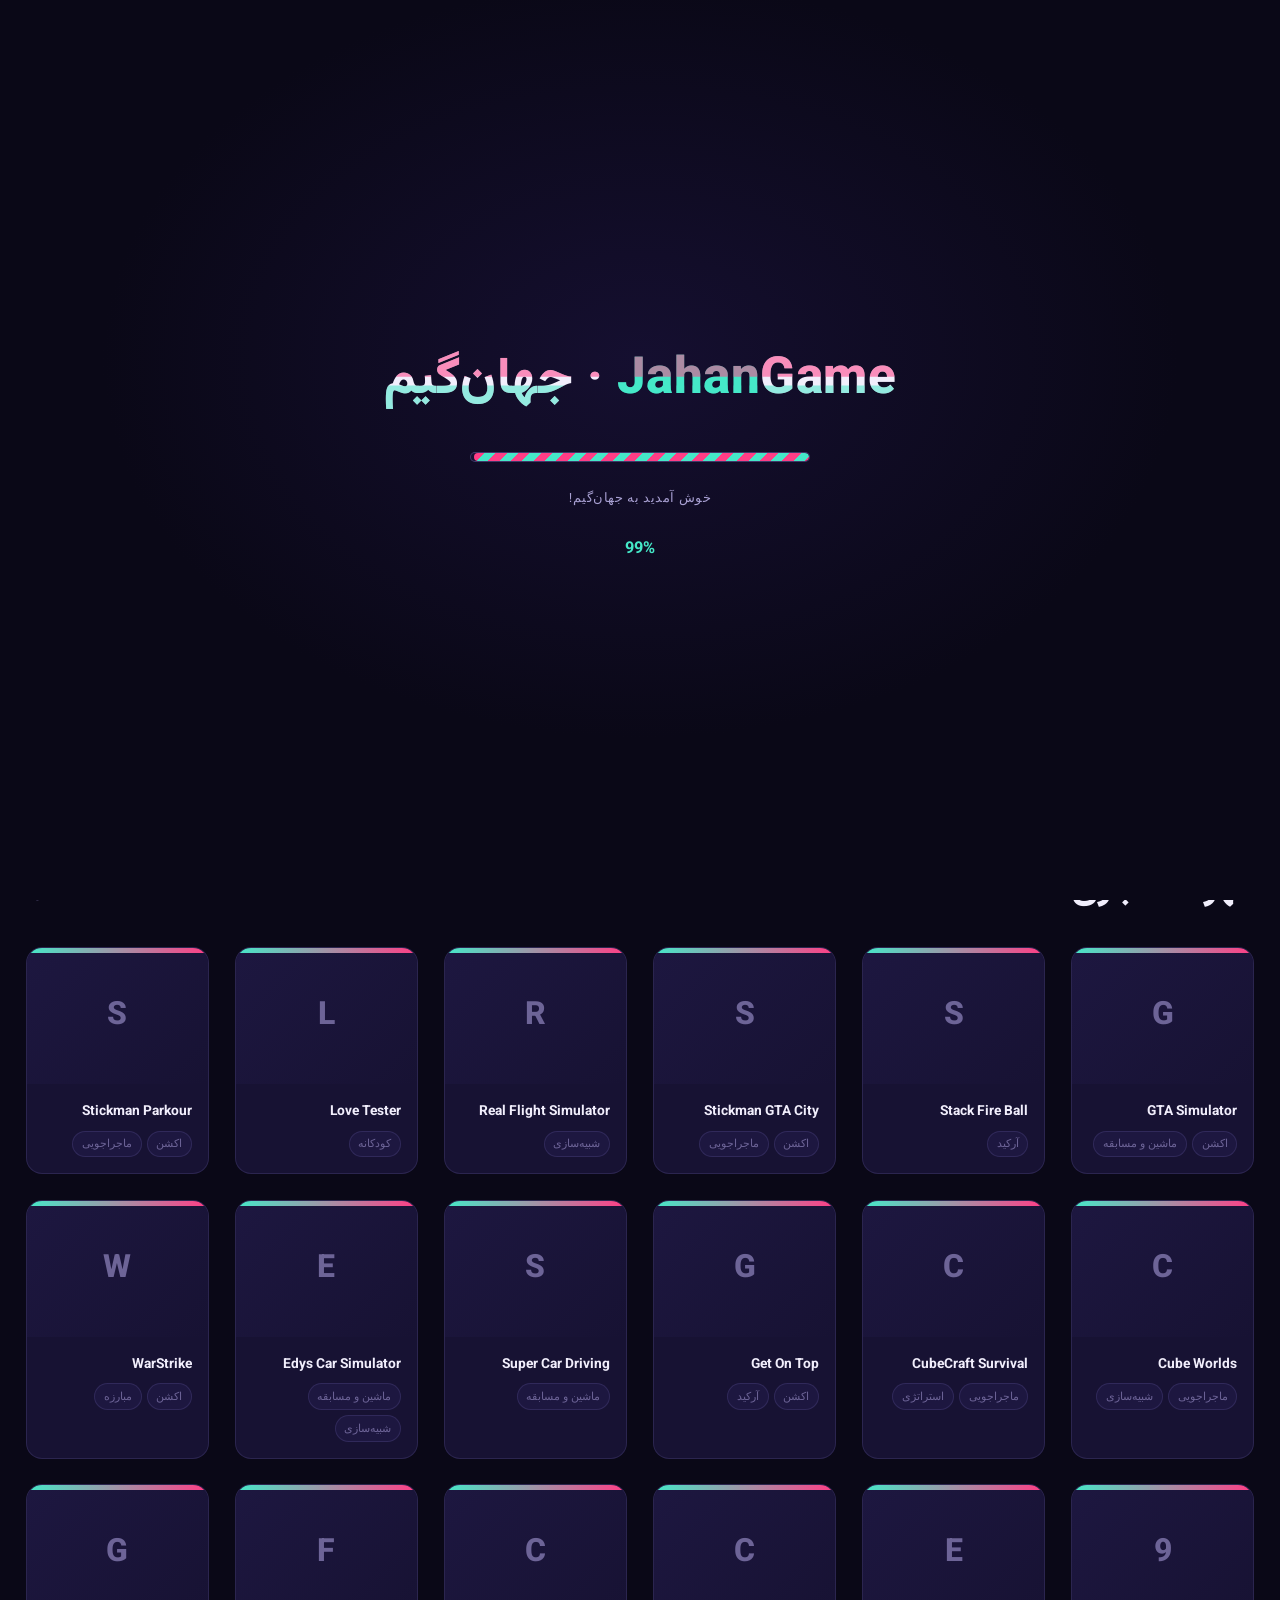
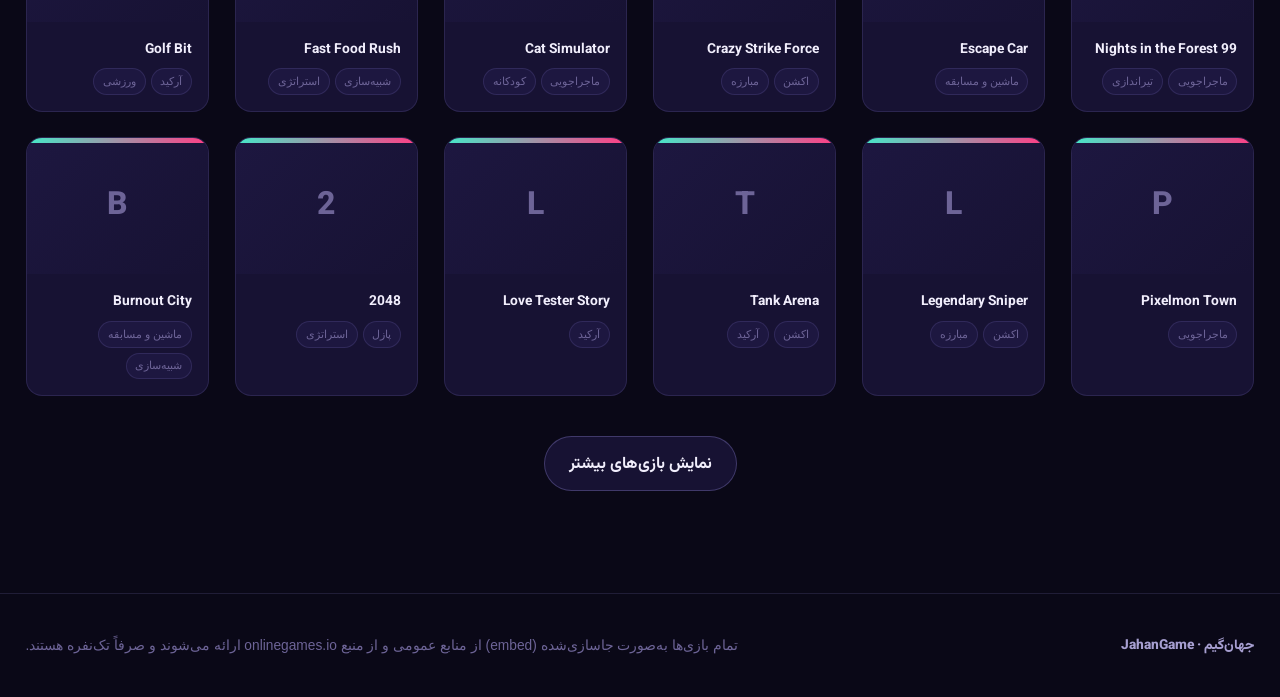
<file: index.html>
<!DOCTYPE html>
<html lang="fa" dir="rtl">
<head>
<meta charset="UTF-8">
<meta name="viewport" content="width=device-width, initial-scale=1, viewport-fit=cover">
<title>جهان‌گیم | JahanGame — بازی‌های آنلاین رایگان بدون نصب</title>
<meta name="description" content="جهان‌گیم: صدها بازی آنلاین رایگان، بدون نیاز به نصب، مستقیم داخل مرورگر. اکشن، ماشین‌سواری، استراتژی، پازل و بیشتر.">
<link rel="icon" href="data:image/svg+xml,<svg xmlns=%22http://www.w3.org/2000/svg%22 viewBox=%220 0 100 100%22><rect width=%22100%22 height=%22100%22 rx=%2222%22 fill=%22%2345e8c8%22/><text x=%2250%22 y=%2268%22 font-size=%2258%22 text-anchor=%22middle%22>🎮</text></svg>">
<link rel="preconnect" href="https://fonts.googleapis.com">
<link rel="preconnect" href="https://fonts.gstatic.com" crossorigin>
<link href="https://fonts.googleapis.com/css2?family=Vazirmatn:wght@100..900&display=swap" rel="stylesheet">
<link rel="stylesheet" href="assets/css/style.css">
</head>
<body>

<!-- صفحه بارگذاری بوت‌سکانس -->
<div id="boot-screen">
  <div class="boot-logo"><span>Jahan</span>Game · جهان‌گیم</div>
  <div class="boot-bar"><div class="boot-bar-fill" id="boot-fill"></div></div>
  <div class="boot-status" id="boot-status">در حال آماده‌سازی...</div>
  <div class="boot-pct" id="boot-pct">0%</div>
</div>

<div class="scanline-overlay" aria-hidden="true"></div>
<div class="vignette" aria-hidden="true"></div>

<header class="site-header">
  <div class="container header-inner">
    <a href="index.html" class="brand">
      <span class="brand-badge">🎮</span>
      <span class="brand-name">جهان‌<b>گیم</b></span>
    </a>
    <div class="nav-search">
      <svg width="18" height="18" viewBox="0 0 24 24" fill="none" stroke="currentColor" stroke-width="2"><circle cx="11" cy="11" r="7"/><path d="m21 21-4.3-4.3"/></svg>
      <input id="search-input" type="search" placeholder="جستجوی نام بازی...">
    </div>
    <div class="header-actions">
      <button class="icon-btn mobile-only" id="mobile-search-toggle" aria-label="جستجو">
        <svg width="18" height="18" viewBox="0 0 24 24" fill="none" stroke="currentColor" stroke-width="2"><circle cx="11" cy="11" r="7"/><path d="m21 21-4.3-4.3"/></svg>
      </button>
    </div>
  </div>
  <div class="mobile-search-bar" id="mobile-search-bar">
    <svg width="18" height="18" viewBox="0 0 24 24" fill="none" stroke="currentColor" stroke-width="2"><circle cx="11" cy="11" r="7"/><path d="m21 21-4.3-4.3"/></svg>
    <input id="search-input-mobile" type="search" placeholder="جستجوی نام بازی...">
  </div>
</header>

<main>
  <section class="hero">
    <canvas id="particle-canvas" aria-hidden="true"></canvas>
    <div class="container hero-inner">
      <span class="eyebrow"><span class="dot"></span> بدون نصب، بدون حساب کاربری، فقط بازی</span>
      <h1>هزاران دقیقه سرگرمی، <span class="accent">یک کلیک</span> تا شروع بازی</h1>
      <p class="lead">جهان‌گیم مجموعه‌ای از بهترین بازی‌های آنلاین تک‌نفره است؛ از اکشن و ماشین‌سواری گرفته تا استراتژی و پازل. مستقیم داخل مرورگرت بازی کن، بدون دانلود و بدون بازی‌های چندنفره‌ی شلوغ.</p>
      <div class="hero-cta">
        <button class="btn btn-primary" id="scroll-to-games">
          <svg width="18" height="18" viewBox="0 0 24 24" fill="none"><path d="M6 4.5v15l14-7.5-14-7.5z" fill="currentColor"/></svg>
          شروع بازی
        </button>
        <a class="btn btn-ghost" href="#games-section">مشاهده همه ژانرها</a>
      </div>
      <div class="hero-stats">
        <div class="stat"><b id="stat-total">0</b><span>بازی آماده‌ی اجرا</span></div>
        <div class="stat"><b id="stat-genres">0</b><span>ژانر متنوع</span></div>
        <div class="stat"><b>0<span class="unit">ثانیه</span></b><span>زمان نصب لازم</span></div>
      </div>
    </div>
  </section>

  <div class="filters">
    <div class="container">
      <div class="chip-row" id="genre-chips" role="tablist" aria-label="فیلتر ژانر بازی"></div>
    </div>
  </div>

  <div class="container" id="games-section">
    <div class="section-head">
      <h2>فهرست بازی‌ها</h2>
      <span class="sub" id="result-count">0 بازی</span>
    </div>

    <div class="game-grid" id="game-grid"></div>

    <p class="empty-state" id="empty-state" hidden>هیچ بازی‌ای با این مشخصات پیدا نشد؛ کلمه‌ی دیگری را امتحان کن یا فیلتر را تغییر بده.</p>

    <div class="loadmore-wrap" id="loadmore-wrap" hidden>
      <button class="btn btn-ghost btn-loadmore" id="loadmore-btn">نمایش بازی‌های بیشتر</button>
    </div>
  </div>
</main>

<footer class="site-footer">
  <div class="container footer-inner">
    <div class="footer-brand">جهان‌گیم · JahanGame</div>
    <div>تمام بازی‌ها به‌صورت جاسازی‌شده (embed) از منابع عمومی و از منبع onlinegames.io ارائه می‌شوند و صرفاً تک‌نفره هستند.</div>
  </div>
</footer>

<script src="assets/js/games-data.js"></script>
<script src="assets/js/common.js"></script>
<script src="assets/js/main.js"></script>
</body>
</html>
</file>
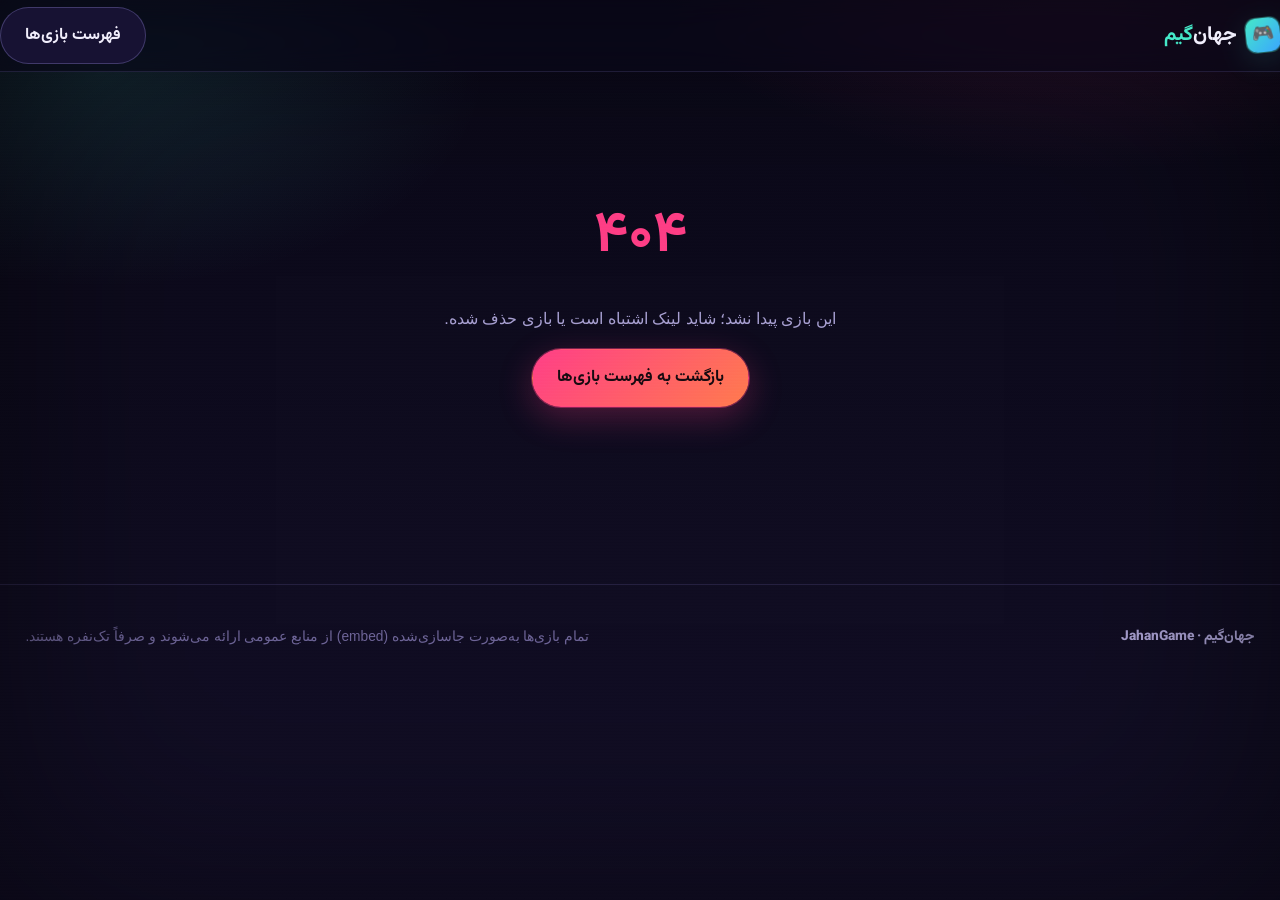
<file: game.html>
<!DOCTYPE html>
<html lang="fa" dir="rtl">
<head>
<meta charset="UTF-8">
<meta name="viewport" content="width=device-width, initial-scale=1, viewport-fit=cover">
<title>بازی آنلاین | جهان‌گیم</title>
<meta name="description" content="این بازی را به‌صورت رایگان و آنلاین در جهان‌گیم اجرا کن.">
<link rel="icon" href="data:image/svg+xml,<svg xmlns=%22http://www.w3.org/2000/svg%22 viewBox=%220 0 100 100%22><rect width=%22100%22 height=%22100%22 rx=%2222%22 fill=%22%2345e8c8%22/><text x=%2250%22 y=%2268%22 font-size=%2258%22 text-anchor=%22middle%22>🎮</text></svg>">
<link rel="preconnect" href="https://fonts.googleapis.com">
<link rel="preconnect" href="https://fonts.gstatic.com" crossorigin>
<link href="https://fonts.googleapis.com/css2?family=Vazirmatn:wght@100..900&display=swap" rel="stylesheet">
<link rel="stylesheet" href="assets/css/style.css">
</head>
<body>

<div id="boot-screen">
  <div class="boot-logo"><span>Jahan</span>Game · جهان‌گیم</div>
  <div class="boot-bar"><div class="boot-bar-fill" id="boot-fill"></div></div>
  <div class="boot-status" id="boot-status">در حال آماده‌سازی...</div>
  <div class="boot-pct" id="boot-pct">0%</div>
</div>

<div class="scanline-overlay" aria-hidden="true"></div>
<div class="vignette" aria-hidden="true"></div>

<header class="site-header">
  <div class="container header-inner">
    <a href="index.html" class="brand">
      <span class="brand-badge">🎮</span>
      <span class="brand-name">جهان‌<b>گیم</b></span>
    </a>
    <div class="header-actions">
      <a class="btn btn-ghost desktop-only" href="index.html">فهرست بازی‌ها</a>
    </div>
  </div>
</header>

<main>
  <div id="game-root">
    <div class="container game-page-head">
      <nav class="breadcrumb">
        <a href="index.html">جهان‌گیم</a> <span>/</span> <span id="breadcrumb-title">بازی</span>
      </nav>
      <div class="game-title-row">
        <h1 id="game-title">در حال بارگذاری...</h1>
        <div class="game-tags" id="game-tags"></div>
      </div>
    </div>

    <div class="container">
      <div class="stage-wrap">
        <div class="stage-toolbar">
          <div class="stage-toolbar-left">
            <span class="led" aria-hidden="true"></span>
            <span>سرور بازی متصل است</span>
          </div>
          <div class="stage-toolbar-actions">
            <button class="toolbar-btn" id="reload-btn">
              <svg width="16" height="16" viewBox="0 0 24 24" fill="none" stroke="currentColor" stroke-width="2"><path d="M21 12a9 9 0 1 1-3-6.7M21 4v5h-5"/></svg>
              راه‌اندازی مجدد
            </button>
            <button class="toolbar-btn" id="fullscreen-btn">
              <svg width="16" height="16" viewBox="0 0 24 24" fill="none" stroke="currentColor" stroke-width="2"><path d="M8 3H5a2 2 0 0 0-2 2v3m18 0V5a2 2 0 0 0-2-2h-3M3 16v3a2 2 0 0 0 2 2h3m11-5v3a2 2 0 0 1-2 2h-3"/></svg>
              <span class="fs-label">تمام‌صفحه</span>
            </button>
          </div>
        </div>
        <div class="stage" id="stage">
          <div class="stage-loading" id="stage-loading">
            <div class="spinner"></div>
            <p>در حال بارگذاری بازی... <span class="pct" id="stage-loading-pct">0%</span></p>
          </div>
          <div class="stage-error" id="stage-error">
            <h3>اتصال به بازی طول کشید ⏳</h3>
            <p>ممکن است سرور ارائه‌دهنده‌ی این بازی موقتاً در دسترس نباشد یا اتصال اینترنت کند باشد. می‌توانی دوباره تلاش کنی یا بازی را در تب جدید باز کنی.</p>
            <div class="stage-error-actions">
              <button class="btn btn-primary" id="reload-btn-2" onclick="document.getElementById('reload-btn').click()">تلاش مجدد</button>
              <button class="btn btn-ghost" id="newtab-btn">باز کردن در تب جدید</button>
            </div>
          </div>
        </div>
      </div>
    </div>

    <div class="container game-info-grid">
      <div>
        <div class="info-card">
          <h3>درباره‌ی این بازی</h3>
          <p id="game-description">در حال بارگذاری توضیحات...</p>
        </div>
      </div>
      <div>
        <div class="info-card">
          <h3>راهنمای سریع</h3>
          <ul class="howto-list">
            <li><span class="ico">▸</span> برای تجربه‌ی بهتر، از دکمه‌ی «تمام‌صفحه» در بالای بازی استفاده کن.</li>
            <li><span class="ico">▸</span> اگر بازی دیر لود شد، دکمه‌ی «راه‌اندازی مجدد» را بزن.</li>
            <li><span class="ico">▸</span> در گوشی و تبلت، صفحه را افقی نگه دار برای بهترین نمایش.</li>
            <li><span class="ico">▸</span> برای خروج از تمام‌صفحه، کلید Esc را بزن.</li>
          </ul>
        </div>
      </div>
    </div>

    <div class="container" id="related-section">
      <div class="section-head">
        <h2>بازی‌های مشابه</h2>
      </div>
      <div class="related-scroller" id="related-games"></div>
    </div>
  </div>
</main>

<footer class="site-footer">
  <div class="container footer-inner">
    <div class="footer-brand">جهان‌گیم · JahanGame</div>
    <div>تمام بازی‌ها به‌صورت جاسازی‌شده (embed) از منابع عمومی ارائه می‌شوند و صرفاً تک‌نفره هستند.</div>
  </div>
</footer>

<script src="assets/js/games-data.js"></script>
<script src="assets/js/common.js"></script>
<script src="assets/js/game.js"></script>
</body>
</html>
</file>
<file: assets/css/style.css>
/* ===================================================================
   JahanGame — جهان‌گیم
   سیستم طراحی: «کارتریج نئون» — آرکید شبانه با هویت دو-رنگی سایان/مژنتا
   =================================================================== */

@font-face {
  font-family: 'Vazirmatn';
  src: local('Vazirmatn');
}

* , *::before, *::after { box-sizing: border-box; }

:root{
  /* --- رنگ‌ها --- */
  --bg:            #0a0817;
  --bg-soft:       #120e26;
  --surface:       #171233;
  --surface-2:     #1d1740;
  --surface-hover: #251c4e;
  --line:          rgba(150, 140, 220, 0.16);
  --line-strong:   rgba(150, 140, 220, 0.32);

  --cyan:          #45e8c8;
  --cyan-dim:      rgba(69, 232, 200, 0.16);
  --magenta:       #ff3e86;
  --magenta-dim:   rgba(255, 62, 134, 0.18);
  --amber:         #ffb84d;
  --amber-dim:     rgba(255, 184, 77, 0.18);

  --text:          #f1eefc;
  --text-dim:      #a79fd1;
  --text-faint:    #6d6497;

  --grad-cta: linear-gradient(135deg, var(--magenta), #ff7a4d);
  --grad-cyan: linear-gradient(135deg, var(--cyan), #3aa6ff);
  --shadow-glow-cyan: 0 0 0 1px rgba(69,232,200,.35), 0 8px 30px rgba(69,232,200,.15);
  --shadow-glow-magenta: 0 0 0 1px rgba(255,62,134,.4), 0 10px 34px rgba(255,62,134,.28);

  /* --- تایپوگرافی سیال --- */
  --fs-hero:   clamp(2.1rem, 1.35rem + 3.4vw, 4.4rem);
  --fs-h2:     clamp(1.5rem, 1.2rem + 1.4vw, 2.4rem);
  --fs-h3:     clamp(1.1rem, 1rem + 0.6vw, 1.5rem);
  --fs-body:   clamp(0.92rem, 0.87rem + 0.2vw, 1.02rem);
  --fs-small:  clamp(0.78rem, 0.75rem + 0.15vw, 0.86rem);
  --fs-hud:    clamp(0.7rem, 0.68rem + 0.2vw, 0.8rem);

  /* --- فاصله‌گذاری سیال --- */
  --sp-1: clamp(0.4rem, 0.3rem + 0.4vw, 0.6rem);
  --sp-2: clamp(0.7rem, 0.55rem + 0.6vw, 1rem);
  --sp-3: clamp(1.1rem, 0.9rem + 0.9vw, 1.6rem);
  --sp-4: clamp(1.6rem, 1.2rem + 1.6vw, 2.6rem);
  --sp-5: clamp(2.4rem, 1.8rem + 2.6vw, 4.2rem);

  --radius-s: 10px;
  --radius-m: 16px;
  --radius-l: 22px;

  --container: 1320px;
  --header-h: 72px;
  --ease-pop: cubic-bezier(.2,.9,.25,1.3);
}

html{
  scroll-behavior: smooth;
  color-scheme: dark;
}
@media (prefers-reduced-motion: reduce){
  html{ scroll-behavior: auto; }
  *, *::before, *::after{ animation-duration: .001ms !important; animation-iteration-count: 1 !important; transition-duration: .001ms !important; scroll-behavior: auto !important; }
}

body{
  margin:0;
  background: var(--bg);
  color: var(--text);
  font-family: 'Vazirmatn', 'Tahoma', sans-serif;
  font-size: var(--fs-body);
  line-height: 1.75;
  direction: rtl;
  overflow-x: hidden;
  min-height: 100vh;
  background-image:
    radial-gradient(60% 45% at 85% -8%, rgba(255,62,134,.16), transparent 60%),
    radial-gradient(50% 40% at 8% 8%, rgba(69,232,200,.12), transparent 60%),
    linear-gradient(180deg, var(--bg) 0%, var(--bg-soft) 100%);
  background-attachment: fixed;
}

a{ color: inherit; text-decoration: none; }
ul{ list-style: none; margin:0; padding:0; }
img{ max-width: 100%; display:block; }
button{ font-family: inherit; cursor:pointer; }
h1,h2,h3,p{ margin: 0; }

.container{
  width: min(100% - 2 * var(--sp-3), var(--container));
  margin-inline: auto;
}

:focus-visible{
  outline: 2px solid var(--cyan);
  outline-offset: 3px;
  border-radius: 6px;
}

/* ---------- افکت اسکن‌لاین (امضای بصری سایت) ---------- */
.scanline-overlay{
  position: fixed; inset: 0;
  pointer-events: none;
  z-index: 60;
  opacity: .5;
  mix-blend-mode: overlay;
  background: repeating-linear-gradient(
    to bottom,
    rgba(255,255,255,.035) 0px,
    rgba(255,255,255,.035) 1px,
    transparent 2px,
    transparent 3px
  );
  animation: scan-drift 9s linear infinite;
}
@keyframes scan-drift{
  from{ background-position: 0 0; }
  to{ background-position: 0 120px; }
}
.vignette{
  position: fixed; inset:0; z-index: 59; pointer-events:none;
  box-shadow: inset 0 0 18vw rgba(0,0,0,.55);
}

/* =========================================================
   صفحه بارگذاری (بوت‌سکانس آرکید)
   ========================================================= */
#boot-screen{
  position: fixed; inset: 0; z-index: 200;
  background: radial-gradient(60% 60% at 50% 40%, #150f30 0%, #0a0817 70%);
  display:flex; align-items:center; justify-content:center;
  flex-direction: column;
  gap: var(--sp-3);
  transition: opacity .6s ease, visibility .6s ease;
}
#boot-screen.hidden{ opacity:0; visibility:hidden; pointer-events:none; }

.boot-logo{
  font-weight: 800;
  font-size: clamp(1.8rem, 1.2rem + 3vw, 3.2rem);
  letter-spacing: .5px;
  position: relative;
  color: var(--text);
}
.boot-logo span{ color: var(--cyan); }
.boot-logo::before, .boot-logo::after{
  content: 'JahanGame · جهان‌گیم';
  position:absolute; inset:0;
  opacity: .55;
}
.boot-logo::before{ color: var(--magenta); clip-path: inset(0 0 55% 0); animation: glitch-a 2.2s infinite linear; }
.boot-logo::after{ color: var(--cyan); clip-path: inset(55% 0 0 0); animation: glitch-b 2.6s infinite linear; }
@keyframes glitch-a{
  0%, 90%, 100%{ transform: translate(0,0); }
  92%{ transform: translate(-3px,1px); }
  94%{ transform: translate(3px,-1px); }
  96%{ transform: translate(-2px,0); }
}
@keyframes glitch-b{
  0%, 90%, 100%{ transform: translate(0,0); }
  91%{ transform: translate(2px,-1px); }
  95%{ transform: translate(-3px,1px); }
  97%{ transform: translate(2px,1px); }
}

.boot-bar{
  width: min(78vw, 340px);
  height: 10px;
  border-radius: 99px;
  background: var(--surface);
  border: 1px solid var(--line-strong);
  overflow: hidden;
  position: relative;
}
.boot-bar-fill{
  height: 100%; width: 0%;
  border-radius: 99px;
  background: repeating-linear-gradient(-45deg, var(--cyan) 0 8px, var(--magenta) 8px 16px);
  background-size: 200% 100%;
  animation: boot-stripes 1s linear infinite;
  transition: width .25s ease-out;
}
@keyframes boot-stripes{ from{ background-position: 0 0; } to{ background-position: 32px 0; } }
.boot-status{
  font-size: var(--fs-hud);
  color: var(--text-dim);
  letter-spacing: .5px;
  min-height: 1.2em;
}
.boot-pct{ color: var(--cyan); font-weight:700; }

/* =========================================================
   هدر
   ========================================================= */
.site-header{
  position: sticky; top:0; z-index: 100;
  height: var(--header-h);
  display:flex; align-items:center;
  background: rgba(10,8,23,.65);
  backdrop-filter: blur(14px) saturate(140%);
  border-bottom: 1px solid var(--line);
  transition: background .3s ease, box-shadow .3s ease;
}
.site-header.scrolled{
  background: rgba(10,8,23,.92);
  box-shadow: 0 10px 30px rgba(0,0,0,.35);
}
.header-inner{
  display:flex; align-items:center; gap: var(--sp-3);
  width:100%;
}
.brand{
  display:flex; align-items:center; gap:.55rem;
  font-weight: 800; font-size: 1.25rem;
  white-space: nowrap;
  flex-shrink: 0;
}
.brand-badge{
  width: 34px; height:34px; border-radius: 10px;
  background: var(--grad-cyan);
  display:flex; align-items:center; justify-content:center;
  font-size: 1.1rem;
  box-shadow: var(--shadow-glow-cyan);
  transform: rotate(-6deg);
  flex-shrink:0;
}
.brand-name b{ color: var(--cyan); }

.nav-search{
  flex:1;
  display:flex; align-items:center; gap:.5rem;
  background: var(--surface);
  border: 1px solid var(--line);
  border-radius: 99px;
  padding: .55rem .9rem;
  max-width: 460px;
  transition: border-color .2s ease, box-shadow .2s ease;
}
.nav-search:focus-within{
  border-color: var(--cyan);
  box-shadow: 0 0 0 3px var(--cyan-dim);
}
.nav-search input{
  flex:1; background:transparent; border:none; outline:none;
  color: var(--text); font: inherit;
}
.nav-search input::placeholder{ color: var(--text-faint); }
.nav-search svg{ flex-shrink:0; color: var(--text-dim); }

.header-actions{ margin-inline-start:auto; display:flex; align-items:center; gap:.6rem; }
.icon-btn{
  width:40px; height:40px; border-radius: 12px;
  display:flex; align-items:center; justify-content:center;
  background: var(--surface); border:1px solid var(--line);
  color: var(--text); transition: all .2s ease;
}
.icon-btn:hover{ border-color: var(--cyan); color: var(--cyan); transform: translateY(-2px); }

/* =========================================================
   هیرو
   ========================================================= */
.hero{
  position:relative;
  padding-block: clamp(2.4rem, 1.8rem + 3vw, 5rem) clamp(2rem, 1.6rem + 2vw, 3.2rem);
  overflow:hidden;
}
#particle-canvas{
  position:absolute; inset:0; width:100%; height:100%;
  z-index:0; opacity:.7;
}
.hero-inner{
  position:relative; z-index:1;
  display:grid; gap: var(--sp-3);
  max-width: 900px;
}
.eyebrow{
  display:inline-flex; align-items:center; gap:.5rem;
  align-self:start;
  font-size: var(--fs-hud);
  letter-spacing: .8px;
  color: var(--cyan);
  background: var(--cyan-dim);
  border: 1px solid rgba(69,232,200,.4);
  padding: .35rem .8rem;
  border-radius: 99px;
}
.eyebrow .dot{
  width:7px; height:7px; border-radius:50%;
  background: var(--cyan);
  box-shadow: 0 0 8px var(--cyan);
  animation: pulse-dot 1.6s ease-in-out infinite;
}
@keyframes pulse-dot{ 0%,100%{ opacity:1; transform:scale(1);} 50%{ opacity:.4; transform:scale(.7);} }

.hero h1{
  font-size: var(--fs-hero);
  font-weight: 800;
  line-height: 1.15;
  letter-spacing: -.5px;
}
.hero h1 .accent{
  background: linear-gradient(90deg, var(--cyan), var(--magenta));
  -webkit-background-clip:text; background-clip:text; color:transparent;
}
.hero p.lead{
  color: var(--text-dim);
  font-size: clamp(0.95rem, 0.9rem + 0.3vw, 1.15rem);
  max-width: 60ch;
}
.hero-cta{ display:flex; gap: var(--sp-2); flex-wrap: wrap; margin-top: var(--sp-1); }

.btn{
  display:inline-flex; align-items:center; gap:.5rem;
  padding: .85rem 1.5rem;
  border-radius: 99px;
  font-weight:700; font-size: var(--fs-body);
  border: 1px solid transparent;
  transition: transform .18s var(--ease-pop), box-shadow .2s ease, filter .2s ease;
}
.btn:active{ transform: scale(.96); }
.btn-primary{
  background: var(--grad-cta); color:#160a10;
  box-shadow: var(--shadow-glow-magenta);
}
.btn-primary:hover{ transform: translateY(-3px); filter: brightness(1.08); }
.btn-ghost{
  background: var(--surface); color: var(--text);
  border-color: var(--line-strong);
}
.btn-ghost:hover{ border-color: var(--cyan); color: var(--cyan); transform: translateY(-3px); }

.hero-stats{
  display:flex; flex-wrap:wrap; gap: var(--sp-3);
  margin-top: var(--sp-2);
}
.stat{ display:flex; flex-direction:column; gap:.15rem; }
.stat b{
  font-size: clamp(1.3rem, 1.1rem + 1vw, 1.9rem);
  color: var(--text);
  font-variant-numeric: tabular-nums;
}
.stat b .unit{ font-size: .55em; color: var(--cyan); margin-inline-start:.25rem; }
.stat span{ font-size: var(--fs-hud); color: var(--text-faint); letter-spacing:.4px; }

/* =========================================================
   فیلترها (ژانر + جستجو)
   ========================================================= */
.filters{
  padding-block: var(--sp-2);
  position: sticky;
  top: var(--header-h);
  z-index: 40;
  background: rgba(10,8,23,.75);
  backdrop-filter: blur(10px);
  border-bottom: 1px solid var(--line);
}
.chip-row{
  display:flex; gap:.6rem; overflow-x:auto;
  padding-block:.2rem .4rem;
  scrollbar-width: thin;
}
.chip-row::-webkit-scrollbar{ height:6px; }
.chip-row::-webkit-scrollbar-thumb{ background: var(--surface-2); border-radius:99px; }
.chip{
  flex-shrink:0;
  display:inline-flex; align-items:center; gap:.4rem;
  padding: .5rem 1.05rem;
  border-radius: 99px;
  background: var(--surface);
  border: 1px solid var(--line);
  color: var(--text-dim);
  font-size: var(--fs-small);
  font-weight:600;
  transition: all .18s ease;
  white-space: nowrap;
}
.chip:hover{ border-color: var(--line-strong); color: var(--text); }
.chip.active{
  background: var(--grad-cyan); color:#062621; border-color:transparent;
  box-shadow: var(--shadow-glow-cyan);
}
.chip .count{ opacity:.7; font-size:.85em; }

/* =========================================================
   گرید بازی‌ها
   ========================================================= */
.section-head{
  display:flex; align-items:baseline; justify-content:space-between; gap: var(--sp-2);
  margin-block: var(--sp-4) var(--sp-3);
  flex-wrap:wrap;
}
.section-head h2{ font-size: var(--fs-h2); font-weight:800; }
.section-head .sub{ color: var(--text-faint); font-size: var(--fs-small); }

.game-grid{
  display:grid;
  grid-template-columns: repeat(2, 1fr);
  gap: var(--sp-2);
}
@media (min-width: 480px){ .game-grid{ grid-template-columns: repeat(3, 1fr); } }
@media (min-width: 720px){ .game-grid{ grid-template-columns: repeat(4, 1fr); gap: var(--sp-3); } }
@media (min-width: 980px){ .game-grid{ grid-template-columns: repeat(5, 1fr); } }
@media (min-width: 1240px){ .game-grid{ grid-template-columns: repeat(6, 1fr); } }

.game-card{
  position:relative;
  background: var(--surface);
  border: 1px solid var(--line);
  border-radius: var(--radius-m);
  overflow:hidden;
  display:flex; flex-direction:column;
  opacity:0; transform: translateY(14px);
  animation: card-in .5s var(--ease-pop) forwards;
  transition: transform .25s ease, box-shadow .25s ease, border-color .25s ease;
}
.game-card:hover, .game-card:focus-within{
  transform: translateY(-6px);
  border-color: rgba(69,232,200,.5);
  box-shadow: var(--shadow-glow-cyan);
}
@keyframes card-in{ to{ opacity:1; transform:none; } }

.card-notch{
  position:absolute; top:0; inset-inline:0;
  height: 5px;
  background: linear-gradient(90deg, var(--cyan), var(--magenta));
  z-index:2;
}
.card-thumb{
  position:relative;
  aspect-ratio: 4 / 3;
  background: var(--surface-2);
  overflow:hidden;
}
.card-thumb img{
  width:100%; height:100%; object-fit:cover;
  transition: transform .4s ease, filter .4s ease;
  filter: saturate(1.05);
}
.game-card:hover .card-thumb img{ transform: scale(1.09); filter: saturate(1.25) brightness(1.05); }
.card-thumb .fallback{
  position:absolute; inset:0; display:flex; align-items:center; justify-content:center;
  font-size: 2rem; font-weight:800; color: var(--text-faint);
  background: linear-gradient(135deg, var(--surface-2), var(--surface));
}
.card-play{
  position:absolute; inset:0;
  display:flex; align-items:center; justify-content:center;
  background: linear-gradient(180deg, rgba(10,8,23,0) 40%, rgba(10,8,23,.85) 100%);
  opacity:0; transition: opacity .25s ease;
}
.game-card:hover .card-play, .game-card:focus-within .card-play{ opacity:1; }
.card-play-btn{
  width:52px; height:52px; border-radius:50%;
  background: var(--grad-cta);
  display:flex; align-items:center; justify-content:center;
  box-shadow: var(--shadow-glow-magenta);
  transform: scale(.7);
  transition: transform .25s var(--ease-pop);
}
.game-card:hover .card-play-btn{ transform: scale(1); }
.card-body{ padding: var(--sp-2); display:flex; flex-direction:column; gap:.4rem; flex:1; }
.card-title{
  font-size: var(--fs-small);
  font-weight:700;
  overflow:hidden; text-overflow:ellipsis; white-space:nowrap;
}
.card-tags{ display:flex; gap:.3rem; flex-wrap:wrap; }
.tag-pill{
  font-size: .68rem; padding: .18rem .55rem; border-radius:99px;
  background: var(--surface-2); color: var(--text-faint); border:1px solid var(--line);
}
.card-link{ position:absolute; inset:0; z-index:3; }
.card-link span{ display:none; }

.empty-state, .loadmore-wrap{
  text-align:center; padding: var(--sp-4) 0; color: var(--text-faint);
}
.btn-loadmore{
  margin-inline:auto;
}

/* =========================================================
   فوتر
   ========================================================= */
.site-footer{
  margin-top: var(--sp-5);
  border-top: 1px solid var(--line);
  padding-block: var(--sp-4);
  color: var(--text-faint);
  font-size: var(--fs-small);
}
.footer-inner{ display:flex; flex-wrap:wrap; gap: var(--sp-3); justify-content:space-between; align-items:center; }
.footer-brand{ font-weight:800; color: var(--text-dim); }

/* =========================================================
   صفحه بازی
   ========================================================= */
.game-page-head{ padding-block: var(--sp-3) var(--sp-2); }
.breadcrumb{
  display:flex; align-items:center; gap:.4rem; flex-wrap:wrap;
  color: var(--text-faint); font-size: var(--fs-small); margin-bottom: var(--sp-2);
}
.breadcrumb a{ color: var(--text-dim); }
.breadcrumb a:hover{ color: var(--cyan); }

.game-title-row{
  display:flex; align-items:center; justify-content:space-between; gap: var(--sp-2); flex-wrap:wrap;
}
.game-title-row h1{ font-size: var(--fs-h2); font-weight:800; }
.game-tags{ display:flex; gap:.4rem; flex-wrap:wrap; }

.stage-wrap{
  position:relative;
  border-radius: var(--radius-l);
  overflow:hidden;
  background: #000;
  border: 1px solid var(--line-strong);
  box-shadow: 0 20px 60px rgba(0,0,0,.45);
}
.stage-toolbar{
  display:flex; align-items:center; justify-content:space-between;
  padding: .6rem .9rem;
  background: var(--surface);
  border-bottom: 1px solid var(--line);
  gap:.6rem; flex-wrap:wrap;
}
.stage-toolbar-left{ display:flex; align-items:center; gap:.5rem; font-size: var(--fs-hud); color: var(--text-dim); }
.led{ width:9px; height:9px; border-radius:50%; background: var(--cyan); box-shadow:0 0 8px var(--cyan); animation: pulse-dot 1.6s ease-in-out infinite; }
.stage-toolbar-actions{ display:flex; gap:.5rem; }
.toolbar-btn{
  display:flex; align-items:center; gap:.4rem;
  padding:.5rem .9rem; border-radius: 10px;
  background: var(--surface-2); border:1px solid var(--line);
  color: var(--text); font-size: var(--fs-small); font-weight:600;
  transition: all .2s ease;
}
.toolbar-btn:hover{ border-color: var(--cyan); color: var(--cyan); }

.stage{
  position:relative;
  width:100%;
  aspect-ratio: 16 / 9;
  background:#000;
}
.stage:fullscreen{ aspect-ratio: auto; height:100vh; }
.stage:-webkit-full-screen{ height:100vh; }
.stage iframe{
  position:absolute; inset:0; width:100%; height:100%; border:0;
}
.stage-loading{
  position:absolute; inset:0; z-index:5;
  display:flex; flex-direction:column; align-items:center; justify-content:center; gap: var(--sp-2);
  background: radial-gradient(60% 60% at 50% 40%, #150f30 0%, #05040c 75%);
  transition: opacity .4s ease, visibility .4s ease;
}
.stage-loading.hidden{ opacity:0; visibility:hidden; pointer-events:none; }
.spinner{
  width:56px; height:56px; border-radius:50%;
  border: 3px solid var(--surface-2);
  border-top-color: var(--cyan);
  border-inline-end-color: var(--magenta);
  animation: spin 1s linear infinite;
}
@keyframes spin{ to{ transform: rotate(360deg); } }
.stage-loading p{ color: var(--text-dim); font-size: var(--fs-small); }
.stage-loading .pct{ color: var(--cyan); font-weight:800; font-variant-numeric: tabular-nums; }

.stage-error{
  position:absolute; inset:0; z-index:6;
  display:none; flex-direction:column; align-items:center; justify-content:center; gap: var(--sp-2);
  background: rgba(5,4,12,.97); text-align:center; padding: var(--sp-3);
}
.stage-error.show{ display:flex; }
.stage-error h3{ font-size: var(--fs-h3); }
.stage-error p{ color: var(--text-dim); max-width: 46ch; font-size: var(--fs-small); }
.stage-error-actions{ display:flex; gap:.6rem; flex-wrap:wrap; justify-content:center; }

.game-info-grid{
  display:grid; gap: var(--sp-3);
  grid-template-columns: 1fr;
  margin-top: var(--sp-4);
}
@media (min-width: 860px){ .game-info-grid{ grid-template-columns: 2fr 1fr; } }

.info-card{
  background: var(--surface); border:1px solid var(--line); border-radius: var(--radius-m);
  padding: var(--sp-3);
}
.info-card h3{ font-size: var(--fs-h3); margin-bottom: var(--sp-2); font-weight:800; }
.info-card p{ color: var(--text-dim); white-space:pre-line; }
.info-card + .info-card{ margin-top: var(--sp-3); }

.howto-list{ display:flex; flex-direction:column; gap:.6rem; }
.howto-list li{ display:flex; gap:.6rem; align-items:flex-start; color: var(--text-dim); font-size: var(--fs-small); }
.howto-list .ico{ color: var(--cyan); flex-shrink:0; margin-top:.15rem; }

.related-scroller{
  display:flex; gap: var(--sp-2); overflow-x:auto; padding-bottom: var(--sp-1);
  scroll-snap-type: x proximity;
}
.related-scroller .game-card{ min-width: 160px; max-width:160px; scroll-snap-align:start; animation:none; opacity:1; transform:none; }

.notfound{
  min-height: 50vh; display:flex; flex-direction:column; align-items:center; justify-content:center; gap: var(--sp-2);
  text-align:center; padding-block: var(--sp-5);
}
.notfound h1{ font-size: clamp(2.4rem, 2rem + 2vw, 4rem); color: var(--magenta); }

/* Utility */
.mobile-only{ display:none; }
.mobile-search-bar{ display:none; }
@media (max-width: 720px){
  .mobile-only{ display:flex; }
  .desktop-only{ display:none; }
  .nav-search{ display:none; }
  .mobile-search-bar.mobile-open{
    display:flex; position:absolute; inset-inline:0; top: var(--header-h);
    margin:.5rem 1rem; max-width:none; z-index:90;
    background: var(--bg-soft);
    border: 1px solid var(--line);
    border-radius: 14px;
    padding: .55rem .9rem;
    align-items: center;
    gap: .5rem;
  }
}
</file>
